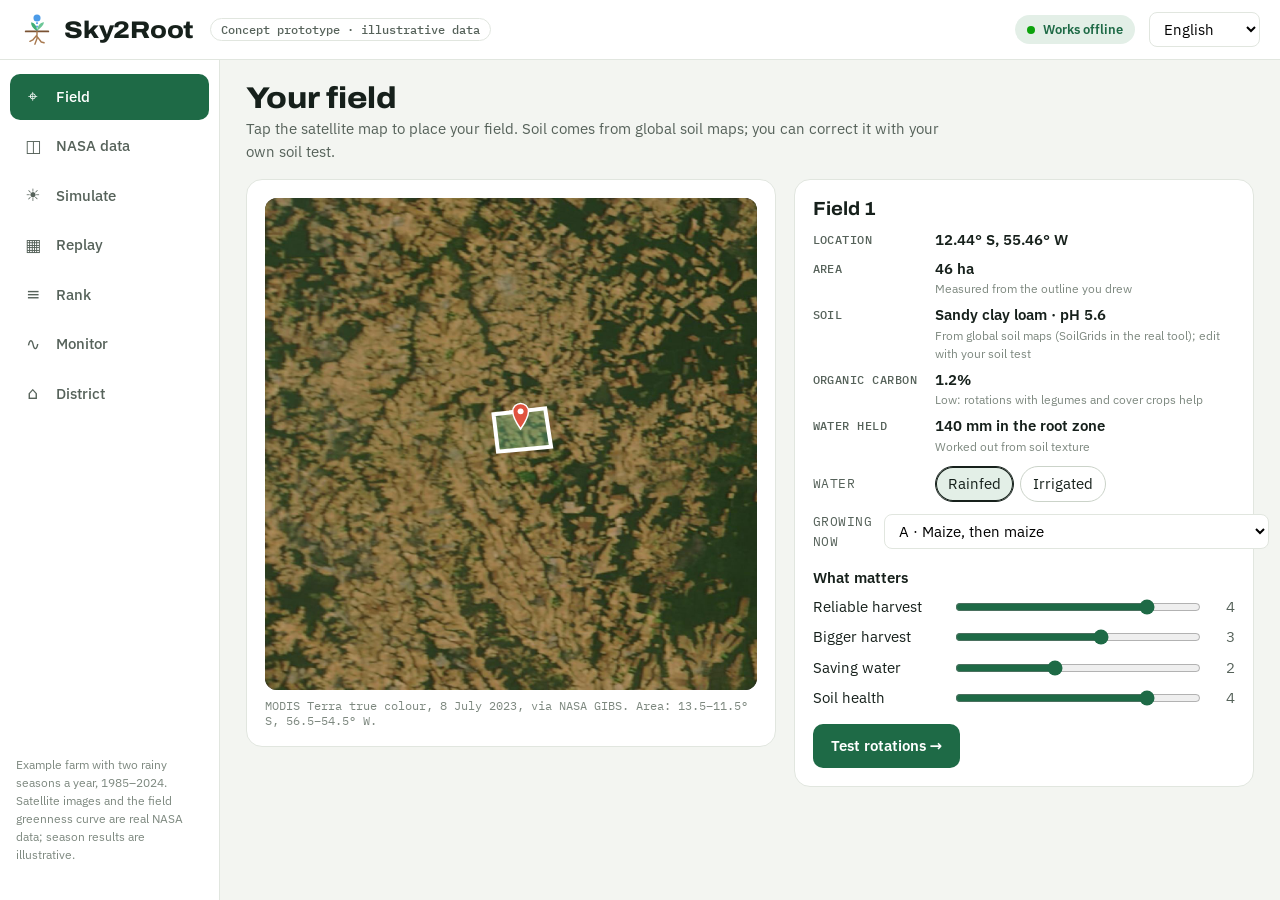
<file: prototype/index.html>
<!doctype html>
<html lang="en">
<head>
  <meta charset="utf-8">
  <meta name="viewport" content="width=device-width, initial-scale=1">
  <title>Sky2Root Prototype</title>
  <link rel="stylesheet" href="assets/fonts/fonts.css">
  <link rel="stylesheet" href="css/app.css">
</head>
<body>
  <header class="top">
    <div class="brand">
      <svg class="mark" viewBox="0 0 48 48" aria-hidden="true">
        <circle cx="24" cy="7" r="5" fill="#4c9be8"/>
        <path d="M24 13 V25" stroke="#4c9be8" stroke-width="2.4" stroke-dasharray="2.5 2.5"/>
        <path d="M24 25 C 18 22 15 17 16 13 C 21 14 24 19 24 25 Z" fill="#3fae76"/>
        <path d="M24 25 C 29 21 33 18 34 13 C 28 13 25 18 24 25 Z" fill="#6cc797"/>
        <path d="M8 26 H40" stroke="#7a5233" stroke-width="2.4" stroke-linecap="round"/>
        <path d="M24 26 V36 M24 31 L18 38 M24 33 L30 41 M24 36 L21 44 M18 38 L14 40 M30 41 L34 42" stroke="#a8794f" stroke-width="2" stroke-linecap="round" fill="none"/>
      </svg>
      <span class="name">Sky2Root</span>
      <span class="tag" data-i18n="tag">Concept prototype · illustrative data</span>
    </div>
    <div class="top-right">
      <span class="offline"><span class="dot"></span><span data-i18n="offline">Works offline</span></span>
      <label class="lang">
        <span class="sr">Language</span>
        <select id="lang"></select>
      </label>
    </div>
  </header>

  <nav class="side" aria-label="Screens">
    <button data-screen="field"><span class="ico">⌖</span><span data-i18n="field">Field</span></button>
    <button data-screen="data"><span class="ico">◫</span><span data-i18n="data">NASA data</span></button>
    <button data-screen="simulate"><span class="ico">☀</span><span data-i18n="simulate">Simulate</span></button>
    <button data-screen="replay"><span class="ico">▦</span><span data-i18n="replay">Replay</span></button>
    <button data-screen="rank"><span class="ico">≡</span><span data-i18n="rank">Rank</span></button>
    <button data-screen="monitor"><span class="ico">∿</span><span data-i18n="monitor">Monitor</span></button>
    <button data-screen="district"><span class="ico">⌂</span><span data-i18n="district">District</span></button>
    <p class="side-note">Example farm with two rainy seasons a year, 1985–2024. Satellite images and the field greenness curve are real NASA data; season results are illustrative.</p>
  </nav>

  <main id="main">
    <!-- 1. Field -->
    <section class="screen" id="screen-field">
      <div class="screen-head">
        <h1 data-i18n="yourField">Your field</h1>
        <p>Tap the satellite map to place your field. Soil comes from global soil maps; you can correct it with your own soil test.</p>
      </div>
      <div class="cols">
        <div class="card map-card">
          <div class="map" id="field-map">
            <img src="assets/img/truecolor.jpg" alt="MODIS true-colour satellite image of farmland near Sorriso, Mato Grosso, Brazil">
            <svg class="map-overlay" id="field-overlay" viewBox="0 0 1000 1000" preserveAspectRatio="none"></svg>
          </div>
          <p class="caption">MODIS Terra true colour, 8 July 2023, via NASA GIBS. Area: 13.5–11.5° S, 56.5–54.5° W.</p>
        </div>
        <div class="card">
          <h2 id="field-title">Field 1</h2>
          <dl class="facts" id="field-facts"></dl>
          <div class="row">
            <span class="label">Water</span>
            <div class="seg" id="water-seg">
              <button data-water="rainfed" aria-pressed="true">Rainfed</button>
              <button data-water="irrigated" aria-pressed="false">Irrigated</button>
            </div>
          </div>
          <div class="row">
            <label class="label" for="current-rot">Growing now</label>
            <select id="current-rot"></select>
          </div>
          <h3 data-i18n="matters">What matters</h3>
          <div class="sliders" id="sliders"></div>
          <button class="primary" id="go-replay">Test rotations →</button>
        </div>
      </div>
    </section>

    <!-- 2. NASA data -->
    <section class="screen" id="screen-data">
      <div class="screen-head">
        <h1 data-i18n="data">NASA data</h1>
        <p>Every layer below is a real NASA image of the same area. Turn layers on and off to see what Sky2Root reads for your field.</p>
      </div>
      <div class="cols">
        <div class="card map-card">
          <div class="map" id="data-map">
            <img src="assets/img/truecolor.jpg" alt="True-colour base map">
          </div>
          <p class="caption" id="data-caption"></p>
        </div>
        <div class="card">
          <h2>Layers</h2>
          <div id="layer-list"></div>
          <h3>Also used</h3>
          <ul class="also">
            <li><b>NEX-GDDP-CMIP6</b> · downscaled climate projections to 2100, 0.25°, for the 2050 stress test</li>
            <li><b>GRACE-FO</b> · regional water-storage trend, to flag thirsty rotations</li>
            <li><b>NASADEM</b> · 30 m elevation, for slope and erosion</li>
            <li><b>HLS</b> · 30 m Landsat and Sentinel-2 imagery, for field-scale greenness</li>
          </ul>
        </div>
      </div>
    </section>

    <!-- 3. Simulate -->
    <section class="screen" id="screen-simulate">
      <div class="screen-head">
        <h1 data-i18n="simulate">Simulate</h1>
        <p>One season, day by day. Sowing waits for the first good rain; then rain fills the soil, the crop drinks it down, and heat at flowering is counted.</p>
      </div>
      <div class="toolbar">
        <div class="seg" id="sim-rots"></div>
        <label class="inline">Season <select id="sim-season"></select></label>
        <div class="seg" id="sim-period"></div>
      </div>
      <div class="card sim-card">
        <div id="sim-view"></div>
        <div class="player">
          <button class="primary" id="sim-play">Play</button>
          <input id="sim-day" type="range" min="0" max="120" step="0.1" value="0" aria-label="Day of the season">
          <div class="seg" id="sim-speed"></div>
        </div>
        <div class="sim-summary" id="sim-summary"></div>
      </div>
    </section>

    <!-- 4. Replay -->
    <section class="screen" id="screen-replay">
      <div class="screen-head">
        <h1 data-i18n="replay">Replay</h1>
        <p>The same simulation, run for every season since 1985. Click any season to watch it day by day.</p>
      </div>
      <div class="toolbar">
        <div class="seg" id="rep-rots"></div>
        <div class="seg" id="rep-period"></div>
      </div>
      <div class="card">
        <div class="stats" id="rep-stats"></div>
        <div class="scroll"><svg id="rep-card" viewBox="0 0 1100 260"></svg></div>
        <div class="legend">
          <span><i class="sw good"></i>Good</span><span><i class="sw warn">•</i>Stressed</span><span><i class="sw fail">×</i>Failed</span>
          <span class="muted">Grey bars: season rain and heat compared with normal (illustrative).</span>
        </div>
      </div>
      <div class="card">
        <h2>All four rotations</h2>
        <table class="table" id="rep-table"></table>
      </div>
    </section>

    <!-- 5. Rank -->
    <section class="screen" id="screen-rank">
      <div class="screen-head">
        <h1 data-i18n="rank">Rank</h1>
        <p>Your priorities set the order. Every option shows how often it failed, its harvest, its water need and what it does to the soil.</p>
      </div>
      <div class="cols">
        <div class="card">
          <div class="row between"><h2 data-i18n="matters">What matters</h2><div class="seg" id="rank-period"></div></div>
          <div class="sliders" id="rank-sliders"></div>
          <ol class="ranking" id="ranking"></ol>
        </div>
        <div class="card">
          <h2>Reliability against soil health</h2>
          <svg id="scatter" viewBox="0 0 420 320"></svg>
          <div class="why" id="why"></div>
        </div>
      </div>
    </section>

    <!-- 6. Monitor -->
    <section class="screen" id="screen-monitor">
      <div class="screen-head">
        <h1 data-i18n="monitor">Monitor</h1>
        <p>After planting, satellites keep watching. This greenness curve is real MODIS data for one field near Sorriso, Brazil: soy, then maize, then a bare dry season every year.</p>
      </div>
      <div class="card">
        <svg id="ndvi" viewBox="0 0 1100 340"></svg>
        <p class="caption" id="ndvi-caption"></p>
      </div>
      <div class="cols">
        <div class="card"><h2>Bare-soil days per year</h2><div id="bare-bars"></div></div>
        <div class="card"><h2>What this tells the farmer</h2><div id="monitor-notes"></div></div>
      </div>
    </section>

    <!-- 7. District -->
    <section class="screen" id="screen-district">
      <div class="screen-head">
        <h1 data-i18n="district">District</h1>
        <p>For extension agents and co-ops: every farm in a district, with its recommended rotation and what still needs a visit.</p>
      </div>
      <div class="cols">
        <div class="card map-card">
          <div class="map" id="district-map">
            <img src="assets/img/truecolor.jpg" alt="Satellite base map of the district">
            <svg class="map-overlay" id="district-overlay" viewBox="0 0 1000 1000" preserveAspectRatio="none"></svg>
          </div>
        </div>
        <div class="card">
          <h2>District summary</h2>
          <div class="stats" id="district-stats"></div>
          <div id="district-legend" class="legend"></div>
          <div id="farm-card" class="farm-card"></div>
        </div>
      </div>
    </section>
  </main>

  <div class="tip" id="tip" hidden></div>

  <script src="data/ndvi-field.js"></script>
  <script src="js/model.js"></script>
  <script src="js/season-view.js"></script>
  <script src="js/app.js"></script>
</body>
</html>
</file>
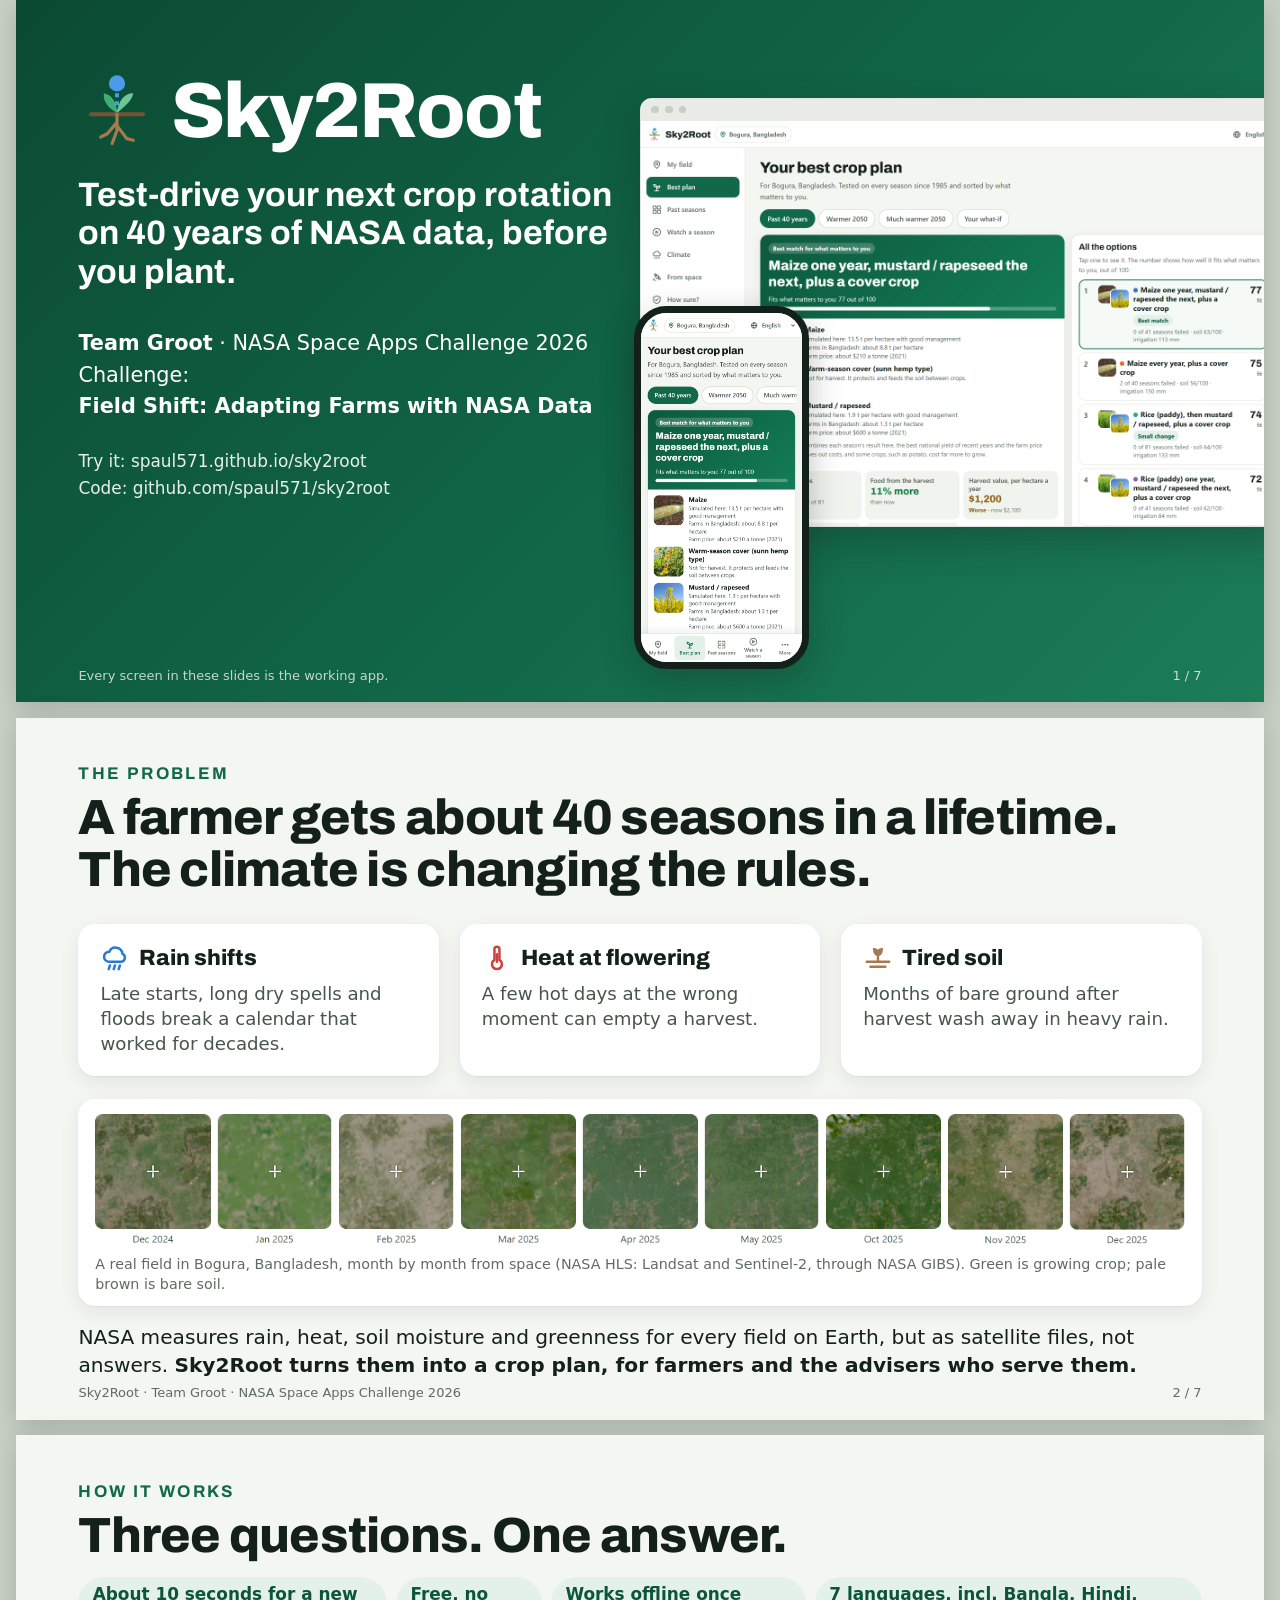
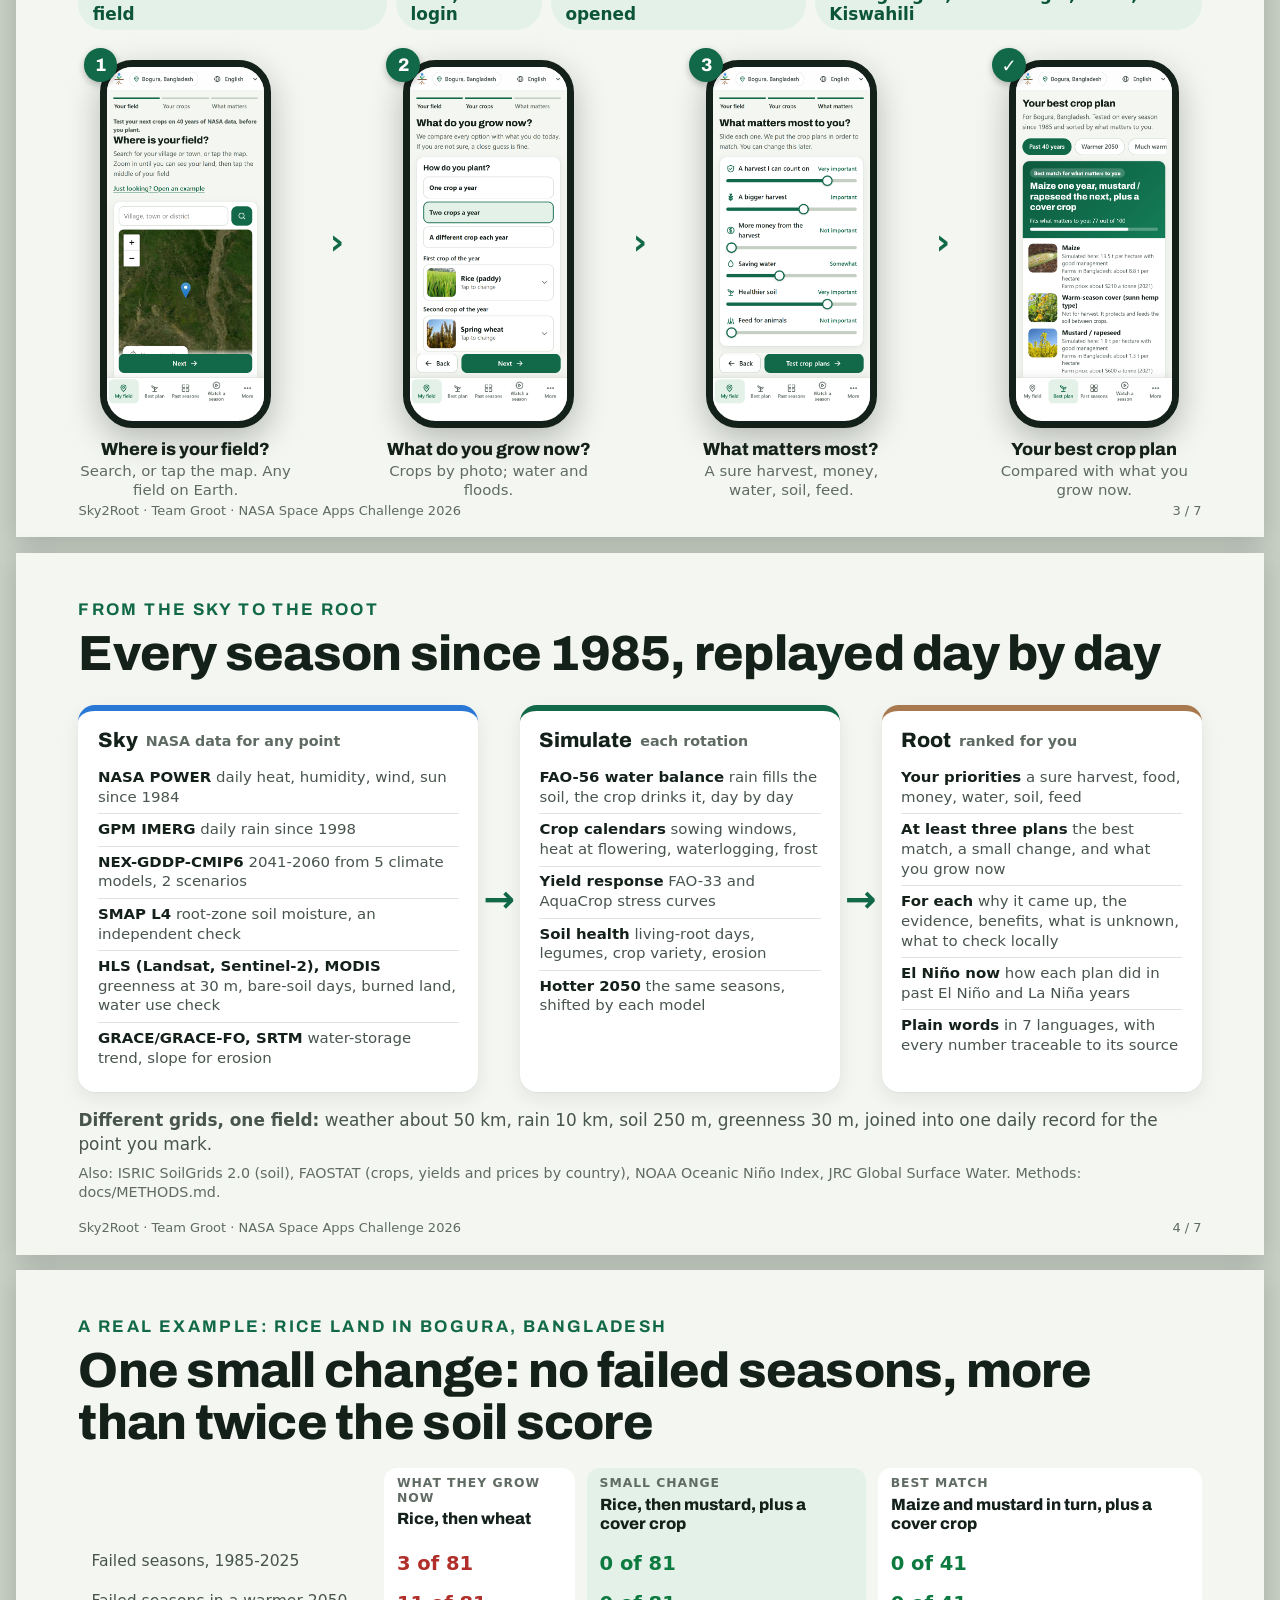
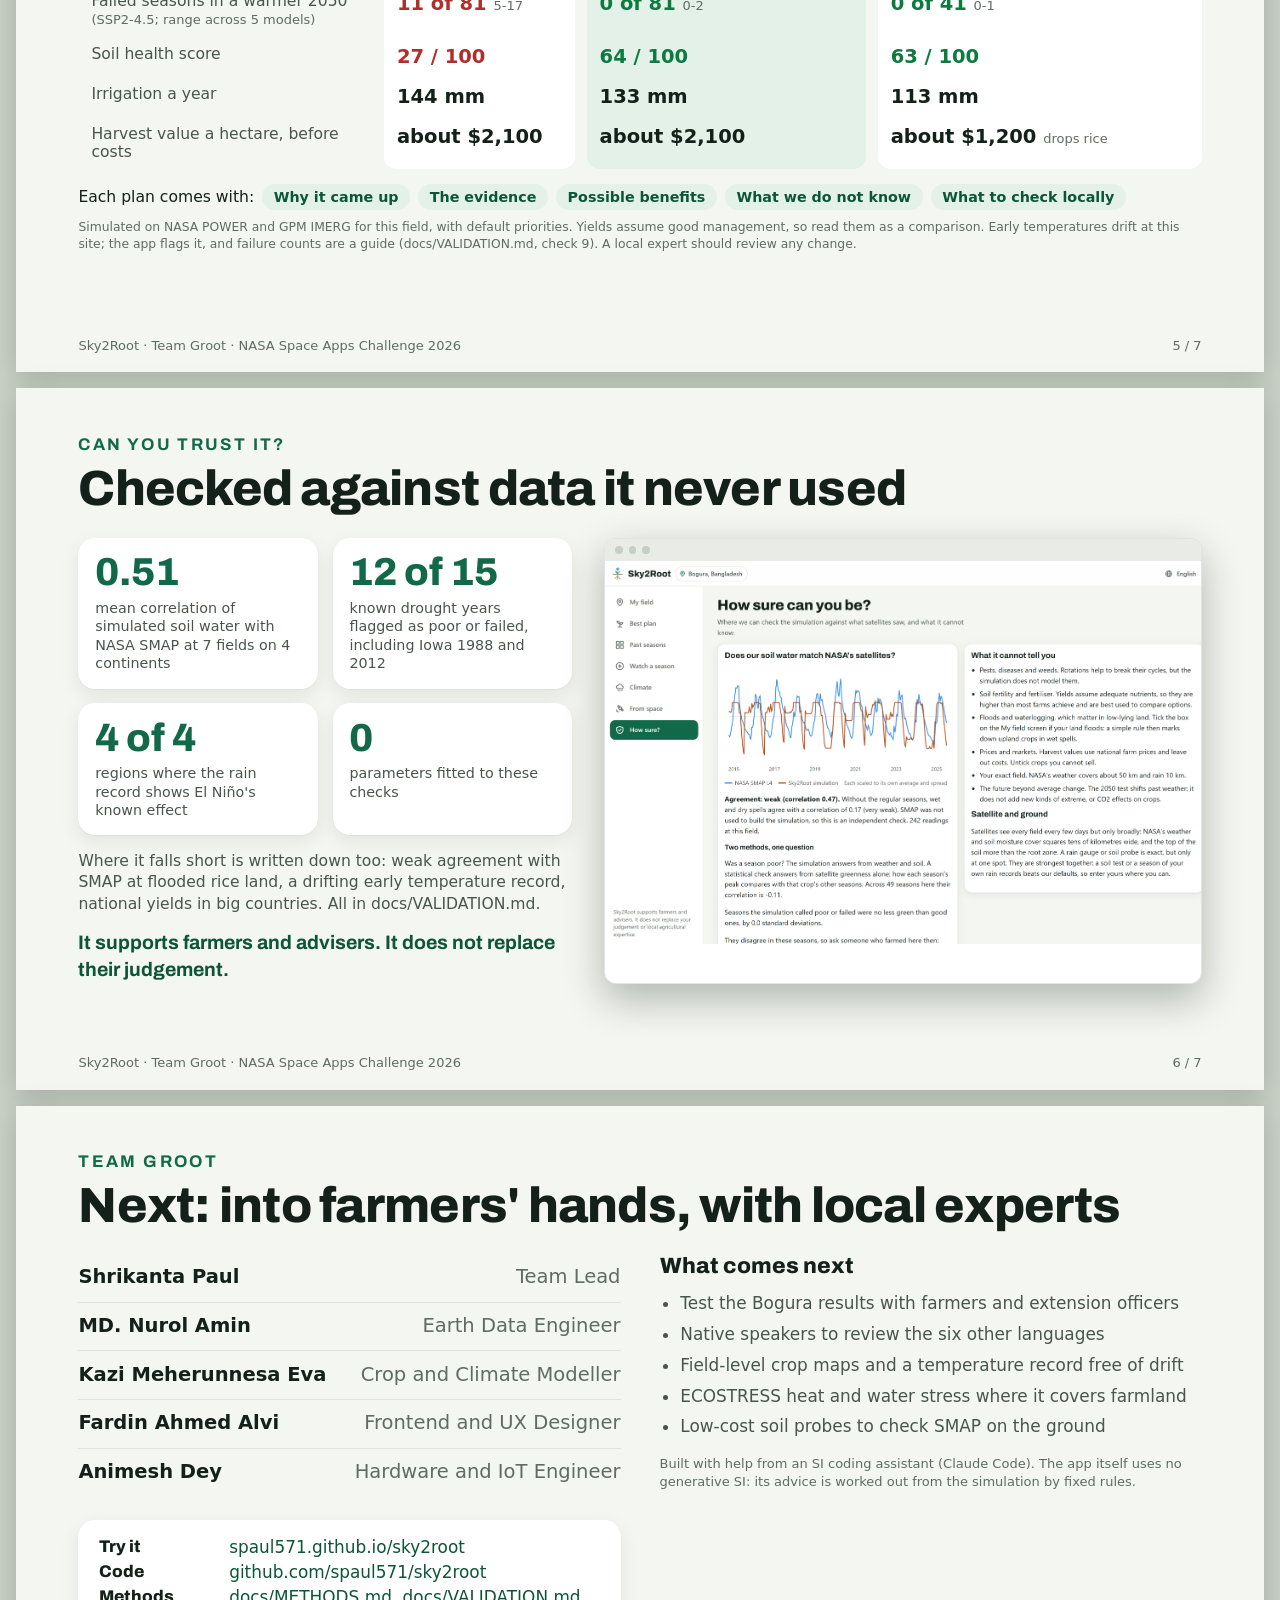
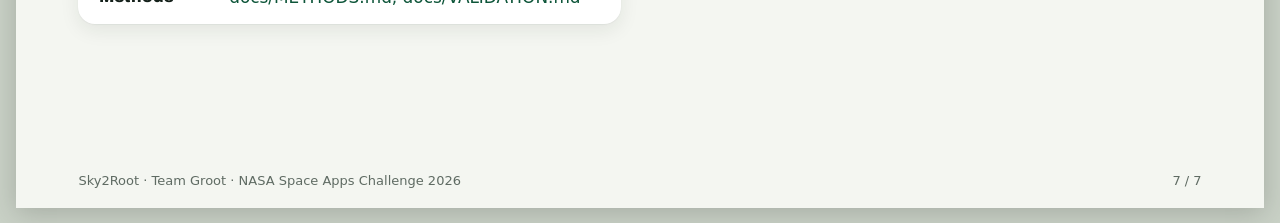
<file: demo/slides.html>
<!doctype html>
<html lang="en">
<head>
<meta charset="utf-8">
<meta name="viewport" content="width=device-width, initial-scale=1">
<title>Sky2Root: project demo, Team Groot, NASA Space Apps Challenge 2026</title>
<meta name="description" content="Seven-slide project demo of Sky2Root. Drafted with help from an SI assistant (Claude Code); every screen shown is the working app.">
<!-- Seven slides of 1920 x 1080. tools/render_slides.py prints them to Sky2Root-demo-slides.pdf. Numbers come from the app (Bogura example, default priorities). -->
<style>
@font-face { font-family: "Archivo"; src: url("../app/css/archivo-latin.woff2") format("woff2"); font-weight: 600 800; font-stretch: 100% 125%; }
@page { size: 1920px 1080px; margin: 0; }
:root {
  --ink: #14201a; --ink-2: #48554d; --muted: #5f6b63; --line: #dfe5dc; --bg: #f4f6f1; --card: #ffffff;
  --accent: #12694a; --accent-2: #0d5539; --soft: #e3f1e9; --sky: #2a78d6; --soil: #a8794f;
  --good: #0d7a40; --warn: #8a5a00; --fail: #b02f2a;
  --display: "Archivo", "Segoe UI", system-ui, sans-serif; --body: "Segoe UI", system-ui, -apple-system, Roboto, sans-serif;
}
* { box-sizing: border-box; margin: 0; padding: 0; }
html { background: #c9d1c6; }
body { font-family: var(--body); color: var(--ink); -webkit-print-color-adjust: exact; print-color-adjust: exact; }
.slide { width: 1920px; height: 1080px; position: relative; overflow: hidden; background: var(--bg); padding: 72px 96px 0; break-after: page; }
@media screen { .slide { zoom: var(--z, 1); margin: 0 auto 24px; box-shadow: 0 8px 40px rgba(0,0,0,.18); } }
.kicker { font-family: var(--display); font-weight: 700; font-size: 26px; letter-spacing: .14em; text-transform: uppercase; color: var(--accent); }
h1 { font-family: var(--display); font-weight: 800; font-size: 76px; line-height: 1.04; letter-spacing: -.015em; margin-top: 14px; }
h2 { font-family: var(--display); font-weight: 800; font-size: 34px; line-height: 1.15; }
p, li { font-size: 30px; line-height: 1.38; }
.muted { color: var(--muted); }
.foot { position: absolute; left: 96px; right: 96px; bottom: 30px; display: flex; justify-content: space-between; font-size: 20px; color: var(--muted); }
.dark .foot { color: rgba(255,255,255,.75); }
.card { background: var(--card); border-radius: 26px; box-shadow: 0 1px 2px rgba(20,32,26,.06), 0 10px 30px rgba(20,32,26,.08); }
.phone { width: 300px; border: 11px solid #14201a; border-radius: 50px; overflow: hidden; background: #fff; box-shadow: 0 18px 50px rgba(20,32,26,.28); }
.phone img { display: block; width: 100%; }
.laptop { border-radius: 18px; overflow: hidden; background: #fff; box-shadow: 0 24px 60px rgba(20,32,26,.30); border: 1px solid rgba(20,32,26,.12); }
.laptop .bar { height: 34px; background: #e9ece6; display: flex; gap: 9px; align-items: center; padding-left: 16px; }
.laptop .bar i { width: 12px; height: 12px; border-radius: 50%; background: #c5cfc3; }
.laptop img { display: block; width: 100%; }
.chip { display: inline-block; padding: 10px 22px; border-radius: 999px; background: var(--soft); color: var(--accent-2); font-weight: 600; font-size: 26px; }
.mark { width: 92px; height: 92px; }

/* 1 title */
.s1 { background: linear-gradient(135deg, #0b4a32 0%, #12694a 60%, #1c7d58 100%); color: #fff; padding-top: 110px; }
.s1 .brand { display: flex; align-items: center; gap: 22px; }
.s1 .brand b { font-family: var(--display); font-weight: 800; font-size: 120px; letter-spacing: -.02em; line-height: 1; }
.s1 .tag { font-family: var(--display); font-weight: 700; font-size: 52px; line-height: 1.15; margin-top: 40px; width: 860px; }
.s1 .team { margin-top: 56px; font-size: 32px; line-height: 1.5; width: 820px; }
.s1 .team b { font-weight: 700; }
.s1 .links { margin-top: 40px; font-size: 26px; line-height: 1.6; color: rgba(255,255,255,.9); }
.s1 .laptop { position: absolute; right: -40px; top: 150px; width: 1000px; }
.s1 .phone { position: absolute; right: 700px; top: 470px; width: 270px; }

/* 2 problem */
.s2 .row { display: flex; gap: 32px; margin-top: 44px; }
.s2 .card { flex: 1; padding: 30px 34px; }
.s2 .card h2 { display: flex; align-items: center; gap: 14px; }
.s2 .card svg { width: 46px; height: 46px; flex: none; }
.s2 .card p { margin-top: 12px; color: var(--ink-2); font-size: 28px; }
.s2 .strip { margin-top: 36px; padding: 22px 26px 18px; }
.s2 .strip .months { display: flex; gap: 10px; }
.s2 .strip .months img { width: calc((100% - 80px) / 9); display: block; }
.s2 .strip p { font-size: 22px; color: var(--muted); margin-top: 12px; }
.s2 .bottom { margin-top: 28px; font-size: 31px; width: 1700px; }

/* 3 how */
.s3 .phones { display: flex; justify-content: space-between; margin-top: 46px; }
.s3 figure { width: 330px; position: relative; display: flex; flex-direction: column; align-items: center; }
.s3 figcaption { margin-top: 18px; text-align: center; }
.s3 figcaption b { display: block; font-family: var(--display); font-size: 27px; font-weight: 800; }
.s3 figcaption span { font-size: 23px; color: var(--muted); line-height: 1.3; display: block; margin-top: 4px; }
.s3 .phone { width: 262px; height: 567px; }
.s3 .num { position: absolute; top: -18px; left: 8px; width: 52px; height: 52px; border-radius: 50%; background: var(--accent); color: #fff; font-family: var(--display); font-weight: 800; font-size: 28px; display: grid; place-items: center; z-index: 2; box-shadow: 0 4px 12px rgba(0,0,0,.25); }
.s3 .arrow { align-self: center; margin-top: -120px; color: var(--accent); font-size: 54px; font-weight: 800; }
.s3 .chips { display: flex; gap: 14px; margin-top: 24px; }

/* 4 inside */
.s4 .cols { display: grid; grid-template-columns: 1.25fr 64px 1fr 64px 1fr; margin-top: 40px; align-items: stretch; }
.s4 .col { padding: 28px 30px; }
.s4 .col h2 { font-size: 32px; display: flex; gap: 12px; align-items: center; }
.s4 .col h2 small { font-family: var(--body); font-weight: 600; font-size: 22px; color: var(--muted); }
.s4 .col ul { list-style: none; margin-top: 14px; }
.s4 .col li { font-size: 23px; line-height: 1.32; padding: 9px 0; border-top: 1px solid var(--line); }
.s4 .col li:first-child { border-top: 0; }
.s4 .col li b { color: var(--ink); }
.s4 .col li span { color: var(--ink-2); }
.s4 .sky { border-top: 10px solid var(--sky); }
.s4 .sim { border-top: 10px solid var(--accent); }
.s4 .root { border-top: 10px solid var(--soil); }
.s4 .to { align-self: center; text-align: center; font-size: 58px; color: var(--accent); font-weight: 800; }
.s4 .grid-note { margin-top: 26px; font-size: 26px; color: var(--ink-2); }
.s4 .also { margin-top: 12px; font-size: 22px; color: var(--muted); }

/* 5 result */
.s5 table { width: 100%; border-collapse: separate; border-spacing: 0; margin-top: 30px; font-size: 26px; }
.s5 th, .s5 td { padding: 13px 20px; text-align: left; vertical-align: top; }
.s5 thead th { font-family: var(--display); font-size: 25px; line-height: 1.2; font-weight: 800; padding-bottom: 16px; }
.s5 thead th small { display: block; font-family: var(--body); font-weight: 600; font-size: 19px; letter-spacing: .08em; text-transform: uppercase; color: var(--muted); margin-bottom: 6px; }
.s5 thead th:not(:first-child) { background: #fff; border-radius: 20px 20px 0 0; }
.s5 thead th.small { background: var(--soft); }
.s5 tbody td:not(:first-child) { background: #fff; font-weight: 700; font-size: 30px; }
.s5 tbody td.small { background: var(--soft); }
.s5 tbody tr:last-child td:not(:first-child) { border-radius: 0 0 20px 20px; }
.s5 tbody td:first-child { color: var(--ink-2); font-size: 24px; width: 470px; }
.s5 td small { font-weight: 500; font-size: 20px; color: var(--muted); }
.s5 .bad { color: var(--fail); } .s5 .ok { color: var(--good); }
.s5 .each { margin-top: 22px; display: flex; gap: 12px; flex-wrap: wrap; align-items: center; font-size: 24px; }
.s5 .each .chip { font-size: 22px; padding: 8px 18px; }
.s5 .note { margin-top: 14px; font-size: 19px; color: var(--muted); line-height: 1.35; }
.s5 td.gap { width: 18px; padding: 0; background: transparent !important; }

/* 6 trust */
.s6 .grid { display: grid; grid-template-columns: 760px 1fr; gap: 48px; margin-top: 36px; }
.s6 .stats { display: grid; grid-template-columns: 1fr 1fr; gap: 22px; }
.s6 .stat { padding: 24px 26px; }
.s6 .stat b { display: block; font-family: var(--display); font-weight: 800; font-size: 60px; color: var(--accent); line-height: 1; }
.s6 .stat span { display: block; font-size: 22px; line-height: 1.3; margin-top: 10px; color: var(--ink-2); }
.s6 .honest { margin-top: 24px; font-size: 24px; line-height: 1.38; color: var(--ink-2); }
.s6 .laptop { width: 100%; }
.s6 .laptop img { height: 590px; object-fit: cover; object-position: left top; }
.s6 .quote { margin-top: 22px; font-family: var(--display); font-weight: 700; font-size: 30px; color: var(--accent-2); }

/* 7 team */
.s7 .grid { display: grid; grid-template-columns: 1fr 1fr; gap: 60px; margin-top: 34px; }
.s7 .people { list-style: none; }
.s7 .people li { padding: 16px 0; border-top: 1px solid var(--line); display: flex; justify-content: space-between; gap: 20px; font-size: 30px; }
.s7 .people li:first-child { border-top: 0; }
.s7 .people b { font-weight: 700; }
.s7 .people span { color: var(--muted); text-align: right; }
.s7 ul.next { margin-top: 14px; padding-left: 32px; }
.s7 ul.next li { font-size: 26px; line-height: 1.36; padding: 6px 0; color: var(--ink-2); }
.s7 .links { margin-top: 36px; padding: 26px 32px; display: grid; grid-template-columns: 200px 1fr; row-gap: 8px; font-size: 26px; }
.s7 .links b { font-family: var(--display); font-weight: 800; }
.s7 .links a { color: var(--accent-2); text-decoration: none; }
.s7 .si { margin-top: 20px; font-size: 20px; color: var(--muted); line-height: 1.4; }
</style>
</head>
<body>
<svg width="0" height="0" style="position:absolute" aria-hidden="true">
  <symbol id="logo" viewBox="0 0 48 48">
    <circle cx="24" cy="7" r="5" fill="#4c9be8"/>
    <path d="M24 13 V25" stroke="#4c9be8" stroke-width="2.4" stroke-dasharray="2.5 2.5"/>
    <path d="M24 25 C 18 22 15 17 16 13 C 21 14 24 19 24 25 Z" fill="#3fae76"/>
    <path d="M24 25 C 29 21 33 18 34 13 C 28 13 25 18 24 25 Z" fill="#6cc797"/>
    <path d="M8 26 H40" stroke="#7a5233" stroke-width="2.4" stroke-linecap="round"/>
    <path d="M24 26 V36 M24 31 L18 38 M24 33 L30 41 M24 36 L21 44 M18 38 L14 40 M30 41 L34 42" stroke="#a8794f" stroke-width="2" stroke-linecap="round" fill="none"/>
  </symbol>
</svg>

<!-- 1. Title -->
<section class="slide s1 dark">
  <div class="brand"><svg class="mark" style="width:120px;height:120px"><use href="#logo"/></svg><b>Sky2Root</b></div>
  <p class="tag">Test-drive your next crop rotation on 40 years of NASA data, before you plant.</p>
  <p class="team"><b>Team Groot</b> · NASA Space Apps Challenge 2026<br>Challenge:<br><b>Field Shift: Adapting Farms with NASA Data</b></p>
  <p class="links">Try it: spaul571.github.io/sky2root<br>Code: github.com/spaul571/sky2root</p>
  <div class="laptop"><div class="bar"><i></i><i></i><i></i></div><img src="shots/laptop-rank.png" alt="Sky2Root's Best plan screen on a laptop"></div>
  <div class="phone"><img src="shots/phone-rank.png" alt="The same screen on a phone"></div>
  <div class="foot"><span>Every screen in these slides is the working app.</span><span>1 / 7</span></div>
</section>

<!-- 2. The problem -->
<section class="slide s2">
  <div class="kicker">The problem</div>
  <h1>A farmer gets about 40 seasons in a lifetime.<br>The climate is changing the rules.</h1>
  <div class="row">
    <div class="card"><h2><svg viewBox="0 0 24 24" fill="none" stroke="#2a78d6" stroke-width="2" stroke-linecap="round"><path d="M7 15a4 4 0 0 1 .5-8A5.5 5.5 0 0 1 18 8.5 3.5 3.5 0 0 1 17.5 15H7z"/><path d="M8 18l-1 3M12 18l-1 3M16 18l-1 3"/></svg>Rain shifts</h2><p>Late starts, long dry spells and floods break a calendar that worked for decades.</p></div>
    <div class="card"><h2><svg viewBox="0 0 24 24" fill="none" stroke="#d0403b" stroke-width="2" stroke-linecap="round"><path d="M10 13.5V5a2 2 0 1 1 4 0v8.5a4 4 0 1 1-4 0z"/><path d="M12 9v6"/></svg>Heat at flowering</h2><p>A few hot days at the wrong moment can empty a harvest.</p></div>
    <div class="card"><h2><svg viewBox="0 0 24 24" fill="none" stroke="#a8794f" stroke-width="2" stroke-linecap="round"><path d="M3 15h18M6 19h12"/><path d="M12 15V7M12 10c-2-1-3-3-3-5 2 0 3 2 3 5zM12 10c2-1 3-3 3-5-2 0-3 2-3 5z"/></svg>Tired soil</h2><p>Months of bare ground after harvest wash away in heavy rain.</p></div>
  </div>
  <div class="card strip" role="img" aria-label="Monthly true-colour views of a field in Bogura, Bangladesh, from NASA HLS">
    <div class="months"><img src="shots/strip-1.png" alt=""><img src="shots/strip-2.png" alt=""><img src="shots/strip-3.png" alt=""><img src="shots/strip-4.png" alt=""><img src="shots/strip-5.png" alt=""><img src="shots/strip-6.png" alt=""><img src="shots/strip-7.png" alt=""><img src="shots/strip-8.png" alt=""><img src="shots/strip-9.png" alt=""></div>
    <p>A real field in Bogura, Bangladesh, month by month from space (NASA HLS: Landsat and Sentinel-2, through NASA GIBS). Green is growing crop; pale brown is bare soil.</p>
  </div>
  <p class="bottom">NASA measures rain, heat, soil moisture and greenness for every field on Earth, but as satellite files, not answers. <b>Sky2Root turns them into a crop plan, for farmers and the advisers who serve them.</b></p>
  <div class="foot"><span>Sky2Root · Team Groot · NASA Space Apps Challenge 2026</span><span>2 / 7</span></div>
</section>

<!-- 3. How it works -->
<section class="slide s3">
  <div class="kicker">How it works</div>
  <h1>Three questions. One answer.</h1>
  <div class="chips"><span class="chip">About 10 seconds for a new field</span><span class="chip">Free, no login</span><span class="chip">Works offline once opened</span><span class="chip">7 languages, incl. Bangla, Hindi, Kiswahili</span></div>
  <div class="phones">
    <figure><span class="num">1</span><div class="phone"><img src="shots/phone-step1.png" alt="Step 1: where is your field"></div><figcaption><b>Where is your field?</b><span>Search, or tap the map. Any field on Earth.</span></figcaption></figure>
    <span class="arrow">›</span>
    <figure><span class="num">2</span><div class="phone"><img src="shots/phone-step2.png" alt="Step 2: what do you grow now"></div><figcaption><b>What do you grow now?</b><span>Crops by photo; water and floods.</span></figcaption></figure>
    <span class="arrow">›</span>
    <figure><span class="num">3</span><div class="phone"><img src="shots/phone-step3.png" alt="Step 3: what matters most"></div><figcaption><b>What matters most?</b><span>A sure harvest, money, water, soil, feed.</span></figcaption></figure>
    <span class="arrow">›</span>
    <figure><span class="num">✓</span><div class="phone"><img src="shots/phone-rank.png" alt="The answer: your best crop plan"></div><figcaption><b>Your best crop plan</b><span>Compared with what you grow now.</span></figcaption></figure>
  </div>
  <div class="foot"><span>Sky2Root · Team Groot · NASA Space Apps Challenge 2026</span><span>3 / 7</span></div>
</section>

<!-- 4. Inside -->
<section class="slide s4">
  <div class="kicker">From the sky to the root</div>
  <h1>Every season since 1985, replayed day by day</h1>
  <div class="cols">
    <div class="card col sky"><h2>Sky <small>NASA data for any point</small></h2><ul>
      <li><b>NASA POWER</b> <span>daily heat, humidity, wind, sun since 1984</span></li>
      <li><b>GPM IMERG</b> <span>daily rain since 1998</span></li>
      <li><b>NEX-GDDP-CMIP6</b> <span>2041-2060 from 5 climate models, 2 scenarios</span></li>
      <li><b>SMAP L4</b> <span>root-zone soil moisture, an independent check</span></li>
      <li><b>HLS (Landsat, Sentinel-2), MODIS</b> <span>greenness at 30 m, bare-soil days, burned land, water use check</span></li>
      <li><b>GRACE/GRACE-FO, SRTM</b> <span>water-storage trend, slope for erosion</span></li>
    </ul></div>
    <div class="to">→</div>
    <div class="card col sim"><h2>Simulate <small>each rotation</small></h2><ul>
      <li><b>FAO-56 water balance</b> <span>rain fills the soil, the crop drinks it, day by day</span></li>
      <li><b>Crop calendars</b> <span>sowing windows, heat at flowering, waterlogging, frost</span></li>
      <li><b>Yield response</b> <span>FAO-33 and AquaCrop stress curves</span></li>
      <li><b>Soil health</b> <span>living-root days, legumes, crop variety, erosion</span></li>
      <li><b>Hotter 2050</b> <span>the same seasons, shifted by each model</span></li>
    </ul></div>
    <div class="to">→</div>
    <div class="card col root"><h2>Root <small>ranked for you</small></h2><ul>
      <li><b>Your priorities</b> <span>a sure harvest, food, money, water, soil, feed</span></li>
      <li><b>At least three plans</b> <span>the best match, a small change, and what you grow now</span></li>
      <li><b>For each</b> <span>why it came up, the evidence, benefits, what is unknown, what to check locally</span></li>
      <li><b>El Niño now</b> <span>how each plan did in past El Niño and La Niña years</span></li>
      <li><b>Plain words</b> <span>in 7 languages, with every number traceable to its source</span></li>
    </ul></div>
  </div>
  <p class="grid-note"><b>Different grids, one field:</b> weather about 50 km, rain 10 km, soil 250 m, greenness 30 m, joined into one daily record for the point you mark.</p>
  <p class="also">Also: ISRIC SoilGrids 2.0 (soil), FAOSTAT (crops, yields and prices by country), NOAA Oceanic Niño Index, JRC Global Surface Water. Methods: docs/METHODS.md.</p>
  <div class="foot"><span>Sky2Root · Team Groot · NASA Space Apps Challenge 2026</span><span>4 / 7</span></div>
</section>

<!-- 5. Result -->
<section class="slide s5">
  <div class="kicker">A real example: rice land in Bogura, Bangladesh</div>
  <h1>One small change: no failed seasons, more than twice the soil score</h1>
  <table>
    <thead><tr><th></th>
      <th><small>What they grow now</small>Rice, then wheat</th><td class="gap"></td>
      <th class="small"><small>Small change</small>Rice, then mustard, plus a cover crop</th><td class="gap"></td>
      <th><small>Best match</small>Maize and mustard in turn, plus a cover crop</th></tr></thead>
    <tbody>
      <tr><td>Failed seasons, 1985-2025</td><td class="bad">3 of 81</td><td class="gap"></td><td class="small ok">0 of 81</td><td class="gap"></td><td class="ok">0 of 41</td></tr>
      <tr><td>Failed seasons in a warmer 2050 <small>(SSP2-4.5; range across 5 models)</small></td><td class="bad">11 of 81 <small>5-17</small></td><td class="gap"></td><td class="small ok">0 of 81 <small>0-2</small></td><td class="gap"></td><td class="ok">0 of 41 <small>0-1</small></td></tr>
      <tr><td>Soil health score</td><td class="bad">27 / 100</td><td class="gap"></td><td class="small ok">64 / 100</td><td class="gap"></td><td class="ok">63 / 100</td></tr>
      <tr><td>Irrigation a year</td><td>144 mm</td><td class="gap"></td><td class="small">133 mm</td><td class="gap"></td><td>113 mm</td></tr>
      <tr><td>Harvest value a hectare, before costs</td><td>about $2,100</td><td class="gap"></td><td class="small">about $2,100</td><td class="gap"></td><td>about $1,200 <small>drops rice</small></td></tr>
    </tbody>
  </table>
  <div class="each">Each plan comes with: <span class="chip">Why it came up</span><span class="chip">The evidence</span><span class="chip">Possible benefits</span><span class="chip">What we do not know</span><span class="chip">What to check locally</span></div>
  <p class="note">Simulated on NASA POWER and GPM IMERG for this field, with default priorities. Yields assume good management, so read them as a comparison. Early temperatures drift at this site; the app flags it, and failure counts are a guide (docs/VALIDATION.md, check 9). A local expert should review any change.</p>
  <div class="foot"><span>Sky2Root · Team Groot · NASA Space Apps Challenge 2026</span><span>5 / 7</span></div>
</section>

<!-- 6. Trust -->
<section class="slide s6">
  <div class="kicker">Can you trust it?</div>
  <h1>Checked against data it never used</h1>
  <div class="grid">
    <div>
      <div class="stats">
        <div class="card stat"><b>0.51</b><span>mean correlation of simulated soil water with NASA SMAP at 7 fields on 4 continents</span></div>
        <div class="card stat"><b>12 of 15</b><span>known drought years flagged as poor or failed, including Iowa 1988 and 2012</span></div>
        <div class="card stat"><b>4 of 4</b><span>regions where the rain record shows El Niño's known effect</span></div>
        <div class="card stat"><b>0</b><span>parameters fitted to these checks</span></div>
      </div>
      <p class="honest">Where it falls short is written down too: weak agreement with SMAP at flooded rice land, a drifting early temperature record, national yields in big countries. All in docs/VALIDATION.md.</p>
      <p class="quote">It supports farmers and advisers. It does not replace their judgement.</p>
    </div>
    <div class="laptop"><div class="bar"><i></i><i></i><i></i></div><img src="shots/laptop-trust.png" alt="The How sure? screen: simulation against SMAP, and what the app cannot tell you"></div>
  </div>
  <div class="foot"><span>Sky2Root · Team Groot · NASA Space Apps Challenge 2026</span><span>6 / 7</span></div>
</section>

<!-- 7. Team and next -->
<section class="slide s7">
  <div class="kicker">Team Groot</div>
  <h1>Next: into farmers' hands, with local experts</h1>
  <div class="grid">
    <div>
      <ul class="people">
        <li><b>Shrikanta Paul</b><span>Team Lead</span></li>
        <li><b>MD. Nurol Amin</b><span>Earth Data Engineer</span></li>
        <li><b>Kazi Meherunnesa Eva</b><span>Crop and Climate Modeller</span></li>
        <li><b>Fardin Ahmed Alvi</b><span>Frontend and UX Designer</span></li>
        <li><b>Animesh Dey</b><span>Hardware and IoT Engineer</span></li>
      </ul>
      <div class="card links"><b>Try it</b><a>spaul571.github.io/sky2root</a><b>Code</b><a>github.com/spaul571/sky2root</a><b>Methods</b><a>docs/METHODS.md, docs/VALIDATION.md</a></div>
    </div>
    <div>
      <h2>What comes next</h2>
      <ul class="next">
        <li>Test the Bogura results with farmers and extension officers</li>
        <li>Native speakers to review the six other languages</li>
        <li>Field-level crop maps and a temperature record free of drift</li>
        <li>ECOSTRESS heat and water stress where it covers farmland</li>
        <li>Low-cost soil probes to check SMAP on the ground</li>
      </ul>
      <p class="si">Built with help from an SI coding assistant (Claude Code). The app itself uses no generative SI: its advice is worked out from the simulation by fixed rules.</p>
    </div>
  </div>
  <div class="foot"><span>Sky2Root · Team Groot · NASA Space Apps Challenge 2026</span><span>7 / 7</span></div>
</section>
<script>
  // On screen, fit each 1920 px slide to the window; printing uses the real size.
  const fit = () => document.documentElement.style.setProperty("--z", Math.min(1, (innerWidth - 32) / 1920));
  fit(); addEventListener("resize", fit);
</script>
</body>
</html>
</file>
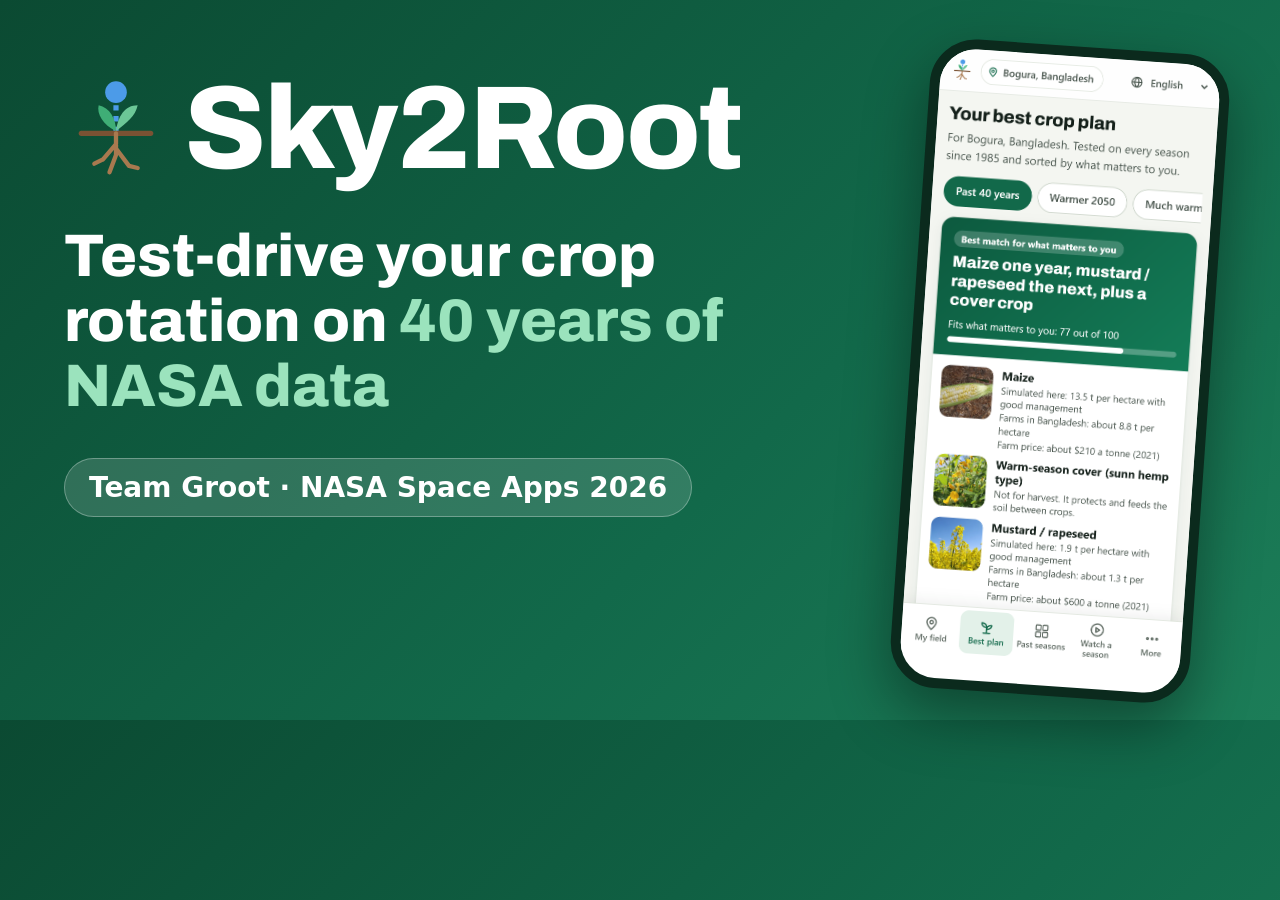
<file: demo/thumbnail.html>
<!doctype html>
<html lang="en">
<head>
<meta charset="utf-8">
<title>Sky2Root: video thumbnail</title>
<!-- YouTube thumbnail, 1280 x 720. Rendered by tools/render_thumbnail.py. -->
<style>
@font-face { font-family: "Archivo"; src: url("../app/css/archivo-latin.woff2") format("woff2"); font-weight: 600 800; font-stretch: 100% 125%; }
* { box-sizing: border-box; margin: 0; padding: 0; }
body { width: 1280px; height: 720px; overflow: hidden; background: linear-gradient(135deg, #0b4a32 0%, #12694a 60%, #1c7d58 100%); color: #fff; font-family: "Segoe UI", system-ui, sans-serif; position: relative; }
.left { position: absolute; left: 64px; top: 70px; width: 760px; }
.brand { display: flex; align-items: center; gap: 16px; }
.brand svg { width: 104px; height: 104px; }
.brand b { font-family: "Archivo", sans-serif; font-weight: 800; font-size: 118px; letter-spacing: -.02em; line-height: 1; }
h1 { font-family: "Archivo", sans-serif; font-weight: 800; font-size: 60px; line-height: 1.08; margin-top: 36px; }
h1 em { font-style: normal; color: #9be3bd; }
.chip { display: inline-block; margin-top: 40px; padding: 12px 24px; border-radius: 999px; background: rgba(255,255,255,.14); border: 1px solid rgba(255,255,255,.3); font-size: 28px; font-weight: 600; }
.phone { position: absolute; right: 70px; top: 46px; width: 300px; height: 650px; border: 10px solid #0b2a1d; border-radius: 46px; overflow: hidden; background: #fff; box-shadow: 0 24px 60px rgba(0,0,0,.4); transform: rotate(4deg); }
.phone img { width: 100%; display: block; }
</style>
</head>
<body>
  <div class="left">
    <div class="brand"><svg viewBox="0 0 48 48" aria-hidden="true">
      <circle cx="24" cy="7" r="5" fill="#4c9be8"/>
      <path d="M24 13 V25" stroke="#4c9be8" stroke-width="2.4" stroke-dasharray="2.5 2.5"/>
      <path d="M24 25 C 18 22 15 17 16 13 C 21 14 24 19 24 25 Z" fill="#3fae76"/>
      <path d="M24 25 C 29 21 33 18 34 13 C 28 13 25 18 24 25 Z" fill="#6cc797"/>
      <path d="M8 26 H40" stroke="#7a5233" stroke-width="2.4" stroke-linecap="round"/>
      <path d="M24 26 V36 M24 31 L18 38 M24 33 L30 41 M24 36 L21 44 M18 38 L14 40 M30 41 L34 42" stroke="#a8794f" stroke-width="2" stroke-linecap="round" fill="none"/>
    </svg><b>Sky2Root</b></div>
    <h1>Test-drive your crop rotation on <em>40 years of NASA data</em></h1>
    <div class="chip">Team Groot · NASA Space Apps 2026</div>
  </div>
  <div class="phone"><img src="shots/phone-rank.png" alt=""></div>
</body>
</html>
</file>
